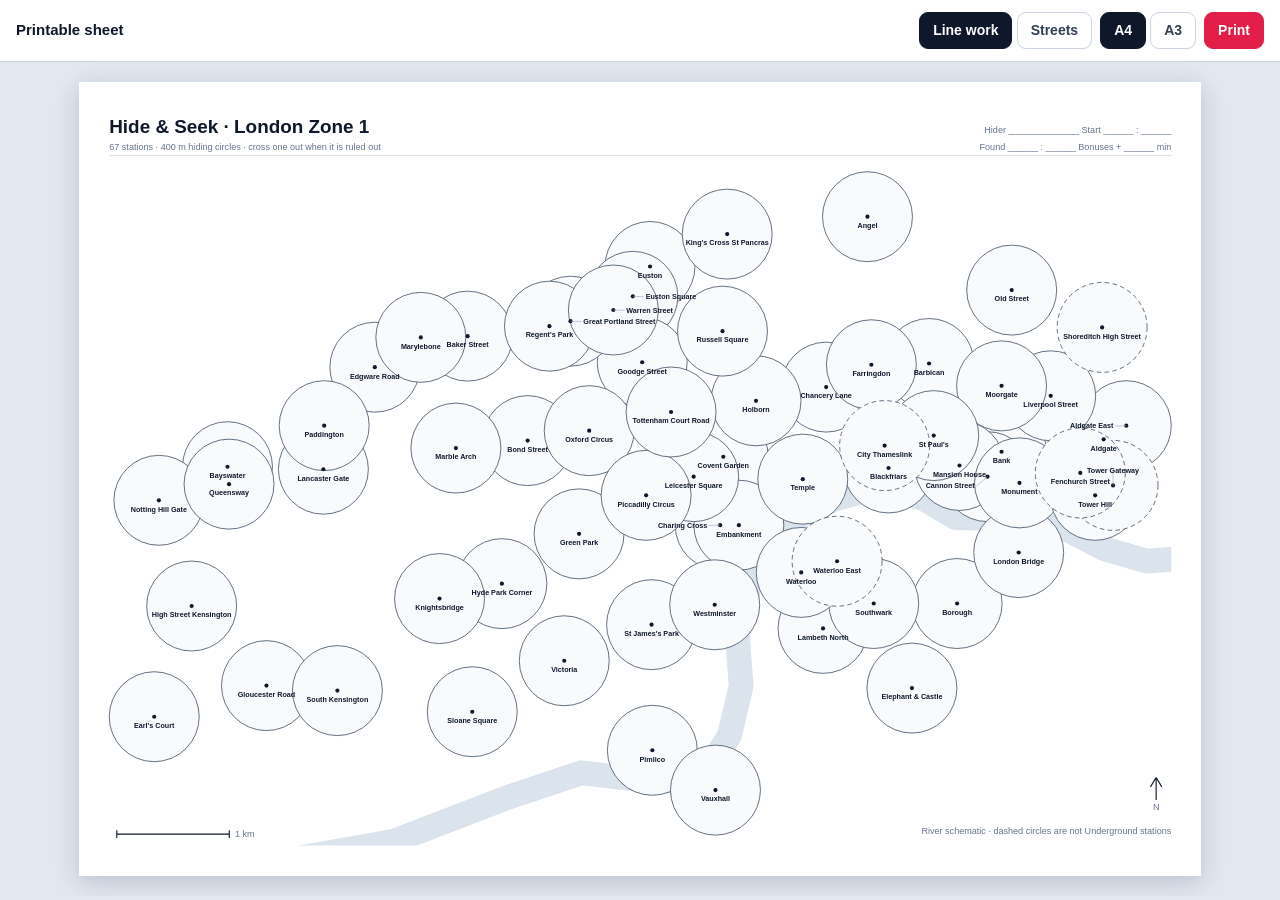
<file: print.html>
<!DOCTYPE html>
<html lang="en">
<head>
<meta charset="utf-8">
<title>Hide &amp; Seek Zone 1 — print sheet</title>
<link rel="stylesheet" href="vendor/leaflet/leaflet.css?v=dev">
<style id="pagesize">@page { size: 297mm 210mm; margin: 0 }</style>
<style>
  body{margin:0;background:#e2e8f0;font:15px/1.5 -apple-system,BlinkMacSystemFont,"Segoe UI",Roboto,Helvetica,Arial,sans-serif;color:#0f172a}
  #bar{display:flex;gap:8px;align-items:center;padding:12px 16px;background:#fff;border-bottom:1px solid #cbd5e1;position:sticky;top:0;z-index:2}
  #bar strong{margin-right:auto;font-size:15px}
  button{font:inherit;font-size:14px;font-weight:600;border:1px solid #cbd5e1;background:#fff;color:#334155;border-radius:9px;padding:7px 13px;cursor:pointer}
  button.active{background:#0f172a;color:#fff;border-color:#0f172a}
  #btn-print{background:#e11d48;color:#fff;border-color:#e11d48}
  #sheet{display:flex;justify-content:center;padding:20px;overflow:auto}
  .sheet{background:#fff;box-shadow:0 6px 24px rgba(15,23,42,.18);flex:0 0 auto}

  /* the sheet itself */
  .river{fill:none;stroke:#dbe4ec;stroke-linejoin:round;stroke-linecap:round}
  .ring{fill:#f8fafc;stroke:#475569;stroke-width:.22}
  .ring.dlr,.ring.rail,.ring.overground{stroke-dasharray:1.2 .9}
  .dot{fill:#0f172a}
  .labels text{fill:#0f172a;font-family:Helvetica,Arial,sans-serif;font-weight:600}
  .title{font:700 5px Helvetica,Arial,sans-serif;fill:#0f172a}
  .sub{font:2.4px Helvetica,Arial,sans-serif;fill:#64748b}
  .rule{stroke:#cbd5e1;stroke-width:.2}
  .bar{stroke:#0f172a;stroke-width:.3;fill:none}
  .leader{stroke:#94a3b8;stroke-width:.15}

  /* streets mode: real basemap under the circles */
  .sheet.streets{position:relative}
  .sheet.streets .hd{position:absolute;display:flex;align-items:baseline;gap:4mm;flex-wrap:wrap}
  .sheet.streets .hd .t{font:700 14px Helvetica,Arial,sans-serif}
  .sheet.streets .hd .f{margin-left:auto;font:9px Helvetica,Arial,sans-serif;color:#64748b}
  .sheet.streets .hd .s{flex-basis:100%;font:9px Helvetica,Arial,sans-serif;color:#64748b;
    border-top:1px solid #cbd5e1;padding-top:1mm;margin-top:.5mm}
  #tiles{position:absolute;background:#fff;border:1px solid #cbd5e1}
  .leaflet-container{background:#fff}
  .pin{background:none;border:0}
  .pin i{display:block;width:5px;height:5px;border-radius:50%;background:#0f172a;margin:0 auto}
  #pinlabels{position:absolute;inset:0;z-index:650;pointer-events:none}
  #pinlabels b{position:absolute;font:700 8px Helvetica,Arial,sans-serif;color:#0f172a;
    white-space:nowrap;paint-order:stroke;-webkit-text-stroke:2.5px #fff}
  #pinlabels i.lead{position:absolute;height:0;border-top:.5px solid #94a3b8;transform-origin:0 0}
  .leaflet-control-attribution{font-size:7px;background:rgba(255,255,255,.85)}

  @media print{
    *{-webkit-print-color-adjust:exact;print-color-adjust:exact}
    body{background:#fff}
    #bar{display:none}
    #sheet{padding:0}
    .sheet{box-shadow:none}
  }
</style>
</head>
<body>
<div id="bar">
  <strong>Printable sheet</strong>
  <span id="modes"><button data-mode="plain" class="active">Line work</button> <button data-mode="streets">Streets</button></span>
  <span id="sizes"><button data-size="a4">A4</button> <button data-size="a3">A3</button></span>
  <button id="btn-print">Print</button>
</div>
<div id="sheet"></div>
<script src="vendor/leaflet/leaflet.js?v=dev"></script>
<script src="data/stations.js?v=dev"></script>
<script src="data/thames.js?v=dev"></script>
<script src="js/print.js?v=dev"></script>
</body>
</html>
</file>
<file: vendor/leaflet/leaflet.css>
/* required styles */

.leaflet-pane,
.leaflet-tile,
.leaflet-marker-icon,
.leaflet-marker-shadow,
.leaflet-tile-container,
.leaflet-pane > svg,
.leaflet-pane > canvas,
.leaflet-zoom-box,
.leaflet-image-layer,
.leaflet-layer {
	position: absolute;
	left: 0;
	top: 0;
	}
.leaflet-container {
	overflow: hidden;
	}
.leaflet-tile,
.leaflet-marker-icon,
.leaflet-marker-shadow {
	-webkit-user-select: none;
	   -moz-user-select: none;
	        user-select: none;
	  -webkit-user-drag: none;
	}
/* Prevents IE11 from highlighting tiles in blue */
.leaflet-tile::selection {
	background: transparent;
}
/* Safari renders non-retina tile on retina better with this, but Chrome is worse */
.leaflet-safari .leaflet-tile {
	image-rendering: -webkit-optimize-contrast;
	}
/* hack that prevents hw layers "stretching" when loading new tiles */
.leaflet-safari .leaflet-tile-container {
	width: 1600px;
	height: 1600px;
	-webkit-transform-origin: 0 0;
	}
.leaflet-marker-icon,
.leaflet-marker-shadow {
	display: block;
	}
/* .leaflet-container svg: reset svg max-width decleration shipped in Joomla! (joomla.org) 3.x */
/* .leaflet-container img: map is broken in FF if you have max-width: 100% on tiles */
.leaflet-container .leaflet-overlay-pane svg {
	max-width: none !important;
	max-height: none !important;
	}
.leaflet-container .leaflet-marker-pane img,
.leaflet-container .leaflet-shadow-pane img,
.leaflet-container .leaflet-tile-pane img,
.leaflet-container img.leaflet-image-layer,
.leaflet-container .leaflet-tile {
	max-width: none !important;
	max-height: none !important;
	width: auto;
	padding: 0;
	}

.leaflet-container img.leaflet-tile {
	/* See: https://bugs.chromium.org/p/chromium/issues/detail?id=600120 */
	mix-blend-mode: plus-lighter;
}

.leaflet-container.leaflet-touch-zoom {
	-ms-touch-action: pan-x pan-y;
	touch-action: pan-x pan-y;
	}
.leaflet-container.leaflet-touch-drag {
	-ms-touch-action: pinch-zoom;
	/* Fallback for FF which doesn't support pinch-zoom */
	touch-action: none;
	touch-action: pinch-zoom;
}
.leaflet-container.leaflet-touch-drag.leaflet-touch-zoom {
	-ms-touch-action: none;
	touch-action: none;
}
.leaflet-container {
	-webkit-tap-highlight-color: transparent;
}
.leaflet-container a {
	-webkit-tap-highlight-color: rgba(51, 181, 229, 0.4);
}
.leaflet-tile {
	filter: inherit;
	visibility: hidden;
	}
.leaflet-tile-loaded {
	visibility: inherit;
	}
.leaflet-zoom-box {
	width: 0;
	height: 0;
	-moz-box-sizing: border-box;
	     box-sizing: border-box;
	z-index: 800;
	}
/* workaround for https://bugzilla.mozilla.org/show_bug.cgi?id=888319 */
.leaflet-overlay-pane svg {
	-moz-user-select: none;
	}

.leaflet-pane         { z-index: 400; }

.leaflet-tile-pane    { z-index: 200; }
.leaflet-overlay-pane { z-index: 400; }
.leaflet-shadow-pane  { z-index: 500; }
.leaflet-marker-pane  { z-index: 600; }
.leaflet-tooltip-pane   { z-index: 650; }
.leaflet-popup-pane   { z-index: 700; }

.leaflet-map-pane canvas { z-index: 100; }
.leaflet-map-pane svg    { z-index: 200; }

.leaflet-vml-shape {
	width: 1px;
	height: 1px;
	}
.lvml {
	behavior: url(#default#VML);
	display: inline-block;
	position: absolute;
	}


/* control positioning */

.leaflet-control {
	position: relative;
	z-index: 800;
	pointer-events: visiblePainted; /* IE 9-10 doesn't have auto */
	pointer-events: auto;
	}
.leaflet-top,
.leaflet-bottom {
	position: absolute;
	z-index: 1000;
	pointer-events: none;
	}
.leaflet-top {
	top: 0;
	}
.leaflet-right {
	right: 0;
	}
.leaflet-bottom {
	bottom: 0;
	}
.leaflet-left {
	left: 0;
	}
.leaflet-control {
	float: left;
	clear: both;
	}
.leaflet-right .leaflet-control {
	float: right;
	}
.leaflet-top .leaflet-control {
	margin-top: 10px;
	}
.leaflet-bottom .leaflet-control {
	margin-bottom: 10px;
	}
.leaflet-left .leaflet-control {
	margin-left: 10px;
	}
.leaflet-right .leaflet-control {
	margin-right: 10px;
	}


/* zoom and fade animations */

.leaflet-fade-anim .leaflet-popup {
	opacity: 0;
	-webkit-transition: opacity 0.2s linear;
	   -moz-transition: opacity 0.2s linear;
	        transition: opacity 0.2s linear;
	}
.leaflet-fade-anim .leaflet-map-pane .leaflet-popup {
	opacity: 1;
	}
.leaflet-zoom-animated {
	-webkit-transform-origin: 0 0;
	    -ms-transform-origin: 0 0;
	        transform-origin: 0 0;
	}
svg.leaflet-zoom-animated {
	will-change: transform;
}

.leaflet-zoom-anim .leaflet-zoom-animated {
	-webkit-transition: -webkit-transform 0.25s cubic-bezier(0,0,0.25,1);
	   -moz-transition:    -moz-transform 0.25s cubic-bezier(0,0,0.25,1);
	        transition:         transform 0.25s cubic-bezier(0,0,0.25,1);
	}
.leaflet-zoom-anim .leaflet-tile,
.leaflet-pan-anim .leaflet-tile {
	-webkit-transition: none;
	   -moz-transition: none;
	        transition: none;
	}

.leaflet-zoom-anim .leaflet-zoom-hide {
	visibility: hidden;
	}


/* cursors */

.leaflet-interactive {
	cursor: pointer;
	}
.leaflet-grab {
	cursor: -webkit-grab;
	cursor:    -moz-grab;
	cursor:         grab;
	}
.leaflet-crosshair,
.leaflet-crosshair .leaflet-interactive {
	cursor: crosshair;
	}
.leaflet-popup-pane,
.leaflet-control {
	cursor: auto;
	}
.leaflet-dragging .leaflet-grab,
.leaflet-dragging .leaflet-grab .leaflet-interactive,
.leaflet-dragging .leaflet-marker-draggable {
	cursor: move;
	cursor: -webkit-grabbing;
	cursor:    -moz-grabbing;
	cursor:         grabbing;
	}

/* marker & overlays interactivity */
.leaflet-marker-icon,
.leaflet-marker-shadow,
.leaflet-image-layer,
.leaflet-pane > svg path,
.leaflet-tile-container {
	pointer-events: none;
	}

.leaflet-marker-icon.leaflet-interactive,
.leaflet-image-layer.leaflet-interactive,
.leaflet-pane > svg path.leaflet-interactive,
svg.leaflet-image-layer.leaflet-interactive path {
	pointer-events: visiblePainted; /* IE 9-10 doesn't have auto */
	pointer-events: auto;
	}

/* visual tweaks */

.leaflet-container {
	background: #ddd;
	outline-offset: 1px;
	}
.leaflet-container a {
	color: #0078A8;
	}
.leaflet-zoom-box {
	border: 2px dotted #38f;
	background: rgba(255,255,255,0.5);
	}


/* general typography */
.leaflet-container {
	font-family: "Helvetica Neue", Arial, Helvetica, sans-serif;
	font-size: 12px;
	font-size: 0.75rem;
	line-height: 1.5;
	}


/* general toolbar styles */

.leaflet-bar {
	box-shadow: 0 1px 5px rgba(0,0,0,0.65);
	border-radius: 4px;
	}
.leaflet-bar a {
	background-color: #fff;
	border-bottom: 1px solid #ccc;
	width: 26px;
	height: 26px;
	line-height: 26px;
	display: block;
	text-align: center;
	text-decoration: none;
	color: black;
	}
.leaflet-bar a,
.leaflet-control-layers-toggle {
	background-position: 50% 50%;
	background-repeat: no-repeat;
	display: block;
	}
.leaflet-bar a:hover,
.leaflet-bar a:focus {
	background-color: #f4f4f4;
	}
.leaflet-bar a:first-child {
	border-top-left-radius: 4px;
	border-top-right-radius: 4px;
	}
.leaflet-bar a:last-child {
	border-bottom-left-radius: 4px;
	border-bottom-right-radius: 4px;
	border-bottom: none;
	}
.leaflet-bar a.leaflet-disabled {
	cursor: default;
	background-color: #f4f4f4;
	color: #bbb;
	}

.leaflet-touch .leaflet-bar a {
	width: 30px;
	height: 30px;
	line-height: 30px;
	}
.leaflet-touch .leaflet-bar a:first-child {
	border-top-left-radius: 2px;
	border-top-right-radius: 2px;
	}
.leaflet-touch .leaflet-bar a:last-child {
	border-bottom-left-radius: 2px;
	border-bottom-right-radius: 2px;
	}

/* zoom control */

.leaflet-control-zoom-in,
.leaflet-control-zoom-out {
	font: bold 18px 'Lucida Console', Monaco, monospace;
	text-indent: 1px;
	}

.leaflet-touch .leaflet-control-zoom-in, .leaflet-touch .leaflet-control-zoom-out  {
	font-size: 22px;
	}


/* layers control */

.leaflet-control-layers {
	box-shadow: 0 1px 5px rgba(0,0,0,0.4);
	background: #fff;
	border-radius: 5px;
	}
.leaflet-control-layers-toggle {
	background-image: url(images/layers.png);
	width: 36px;
	height: 36px;
	}
.leaflet-retina .leaflet-control-layers-toggle {
	background-image: url(images/layers-2x.png);
	background-size: 26px 26px;
	}
.leaflet-touch .leaflet-control-layers-toggle {
	width: 44px;
	height: 44px;
	}
.leaflet-control-layers .leaflet-control-layers-list,
.leaflet-control-layers-expanded .leaflet-control-layers-toggle {
	display: none;
	}
.leaflet-control-layers-expanded .leaflet-control-layers-list {
	display: block;
	position: relative;
	}
.leaflet-control-layers-expanded {
	padding: 6px 10px 6px 6px;
	color: #333;
	background: #fff;
	}
.leaflet-control-layers-scrollbar {
	overflow-y: scroll;
	overflow-x: hidden;
	padding-right: 5px;
	}
.leaflet-control-layers-selector {
	margin-top: 2px;
	position: relative;
	top: 1px;
	}
.leaflet-control-layers label {
	display: block;
	font-size: 13px;
	font-size: 1.08333em;
	}
.leaflet-control-layers-separator {
	height: 0;
	border-top: 1px solid #ddd;
	margin: 5px -10px 5px -6px;
	}

/* Default icon URLs */
.leaflet-default-icon-path { /* used only in path-guessing heuristic, see L.Icon.Default */
	background-image: url(images/marker-icon.png);
	}


/* attribution and scale controls */

.leaflet-container .leaflet-control-attribution {
	background: #fff;
	background: rgba(255, 255, 255, 0.8);
	margin: 0;
	}
.leaflet-control-attribution,
.leaflet-control-scale-line {
	padding: 0 5px;
	color: #333;
	line-height: 1.4;
	}
.leaflet-control-attribution a {
	text-decoration: none;
	}
.leaflet-control-attribution a:hover,
.leaflet-control-attribution a:focus {
	text-decoration: underline;
	}
.leaflet-attribution-flag {
	display: inline !important;
	vertical-align: baseline !important;
	width: 1em;
	height: 0.6669em;
	}
.leaflet-left .leaflet-control-scale {
	margin-left: 5px;
	}
.leaflet-bottom .leaflet-control-scale {
	margin-bottom: 5px;
	}
.leaflet-control-scale-line {
	border: 2px solid #777;
	border-top: none;
	line-height: 1.1;
	padding: 2px 5px 1px;
	white-space: nowrap;
	-moz-box-sizing: border-box;
	     box-sizing: border-box;
	background: rgba(255, 255, 255, 0.8);
	text-shadow: 1px 1px #fff;
	}
.leaflet-control-scale-line:not(:first-child) {
	border-top: 2px solid #777;
	border-bottom: none;
	margin-top: -2px;
	}
.leaflet-control-scale-line:not(:first-child):not(:last-child) {
	border-bottom: 2px solid #777;
	}

.leaflet-touch .leaflet-control-attribution,
.leaflet-touch .leaflet-control-layers,
.leaflet-touch .leaflet-bar {
	box-shadow: none;
	}
.leaflet-touch .leaflet-control-layers,
.leaflet-touch .leaflet-bar {
	border: 2px solid rgba(0,0,0,0.2);
	background-clip: padding-box;
	}


/* popup */

.leaflet-popup {
	position: absolute;
	text-align: center;
	margin-bottom: 20px;
	}
.leaflet-popup-content-wrapper {
	padding: 1px;
	text-align: left;
	border-radius: 12px;
	}
.leaflet-popup-content {
	margin: 13px 24px 13px 20px;
	line-height: 1.3;
	font-size: 13px;
	font-size: 1.08333em;
	min-height: 1px;
	}
.leaflet-popup-content p {
	margin: 17px 0;
	margin: 1.3em 0;
	}
.leaflet-popup-tip-container {
	width: 40px;
	height: 20px;
	position: absolute;
	left: 50%;
	margin-top: -1px;
	margin-left: -20px;
	overflow: hidden;
	pointer-events: none;
	}
.leaflet-popup-tip {
	width: 17px;
	height: 17px;
	padding: 1px;

	margin: -10px auto 0;
	pointer-events: auto;

	-webkit-transform: rotate(45deg);
	   -moz-transform: rotate(45deg);
	    -ms-transform: rotate(45deg);
	        transform: rotate(45deg);
	}
.leaflet-popup-content-wrapper,
.leaflet-popup-tip {
	background: white;
	color: #333;
	box-shadow: 0 3px 14px rgba(0,0,0,0.4);
	}
.leaflet-container a.leaflet-popup-close-button {
	position: absolute;
	top: 0;
	right: 0;
	border: none;
	text-align: center;
	width: 24px;
	height: 24px;
	font: 16px/24px Tahoma, Verdana, sans-serif;
	color: #757575;
	text-decoration: none;
	background: transparent;
	}
.leaflet-container a.leaflet-popup-close-button:hover,
.leaflet-container a.leaflet-popup-close-button:focus {
	color: #585858;
	}
.leaflet-popup-scrolled {
	overflow: auto;
	}

.leaflet-oldie .leaflet-popup-content-wrapper {
	-ms-zoom: 1;
	}
.leaflet-oldie .leaflet-popup-tip {
	width: 24px;
	margin: 0 auto;

	-ms-filter: "progid:DXImageTransform.Microsoft.Matrix(M11=0.70710678, M12=0.70710678, M21=-0.70710678, M22=0.70710678)";
	filter: progid:DXImageTransform.Microsoft.Matrix(M11=0.70710678, M12=0.70710678, M21=-0.70710678, M22=0.70710678);
	}

.leaflet-oldie .leaflet-control-zoom,
.leaflet-oldie .leaflet-control-layers,
.leaflet-oldie .leaflet-popup-content-wrapper,
.leaflet-oldie .leaflet-popup-tip {
	border: 1px solid #999;
	}


/* div icon */

.leaflet-div-icon {
	background: #fff;
	border: 1px solid #666;
	}


/* Tooltip */
/* Base styles for the element that has a tooltip */
.leaflet-tooltip {
	position: absolute;
	padding: 6px;
	background-color: #fff;
	border: 1px solid #fff;
	border-radius: 3px;
	color: #222;
	white-space: nowrap;
	-webkit-user-select: none;
	-moz-user-select: none;
	-ms-user-select: none;
	user-select: none;
	pointer-events: none;
	box-shadow: 0 1px 3px rgba(0,0,0,0.4);
	}
.leaflet-tooltip.leaflet-interactive {
	cursor: pointer;
	pointer-events: auto;
	}
.leaflet-tooltip-top:before,
.leaflet-tooltip-bottom:before,
.leaflet-tooltip-left:before,
.leaflet-tooltip-right:before {
	position: absolute;
	pointer-events: none;
	border: 6px solid transparent;
	background: transparent;
	content: "";
	}

/* Directions */

.leaflet-tooltip-bottom {
	margin-top: 6px;
}
.leaflet-tooltip-top {
	margin-top: -6px;
}
.leaflet-tooltip-bottom:before,
.leaflet-tooltip-top:before {
	left: 50%;
	margin-left: -6px;
	}
.leaflet-tooltip-top:before {
	bottom: 0;
	margin-bottom: -12px;
	border-top-color: #fff;
	}
.leaflet-tooltip-bottom:before {
	top: 0;
	margin-top: -12px;
	margin-left: -6px;
	border-bottom-color: #fff;
	}
.leaflet-tooltip-left {
	margin-left: -6px;
}
.leaflet-tooltip-right {
	margin-left: 6px;
}
.leaflet-tooltip-left:before,
.leaflet-tooltip-right:before {
	top: 50%;
	margin-top: -6px;
	}
.leaflet-tooltip-left:before {
	right: 0;
	margin-right: -12px;
	border-left-color: #fff;
	}
.leaflet-tooltip-right:before {
	left: 0;
	margin-left: -12px;
	border-right-color: #fff;
	}

/* Printing */

@media print {
	/* Prevent printers from removing background-images of controls. */
	.leaflet-control {
		-webkit-print-color-adjust: exact;
		print-color-adjust: exact;
		}
	}
</file>
